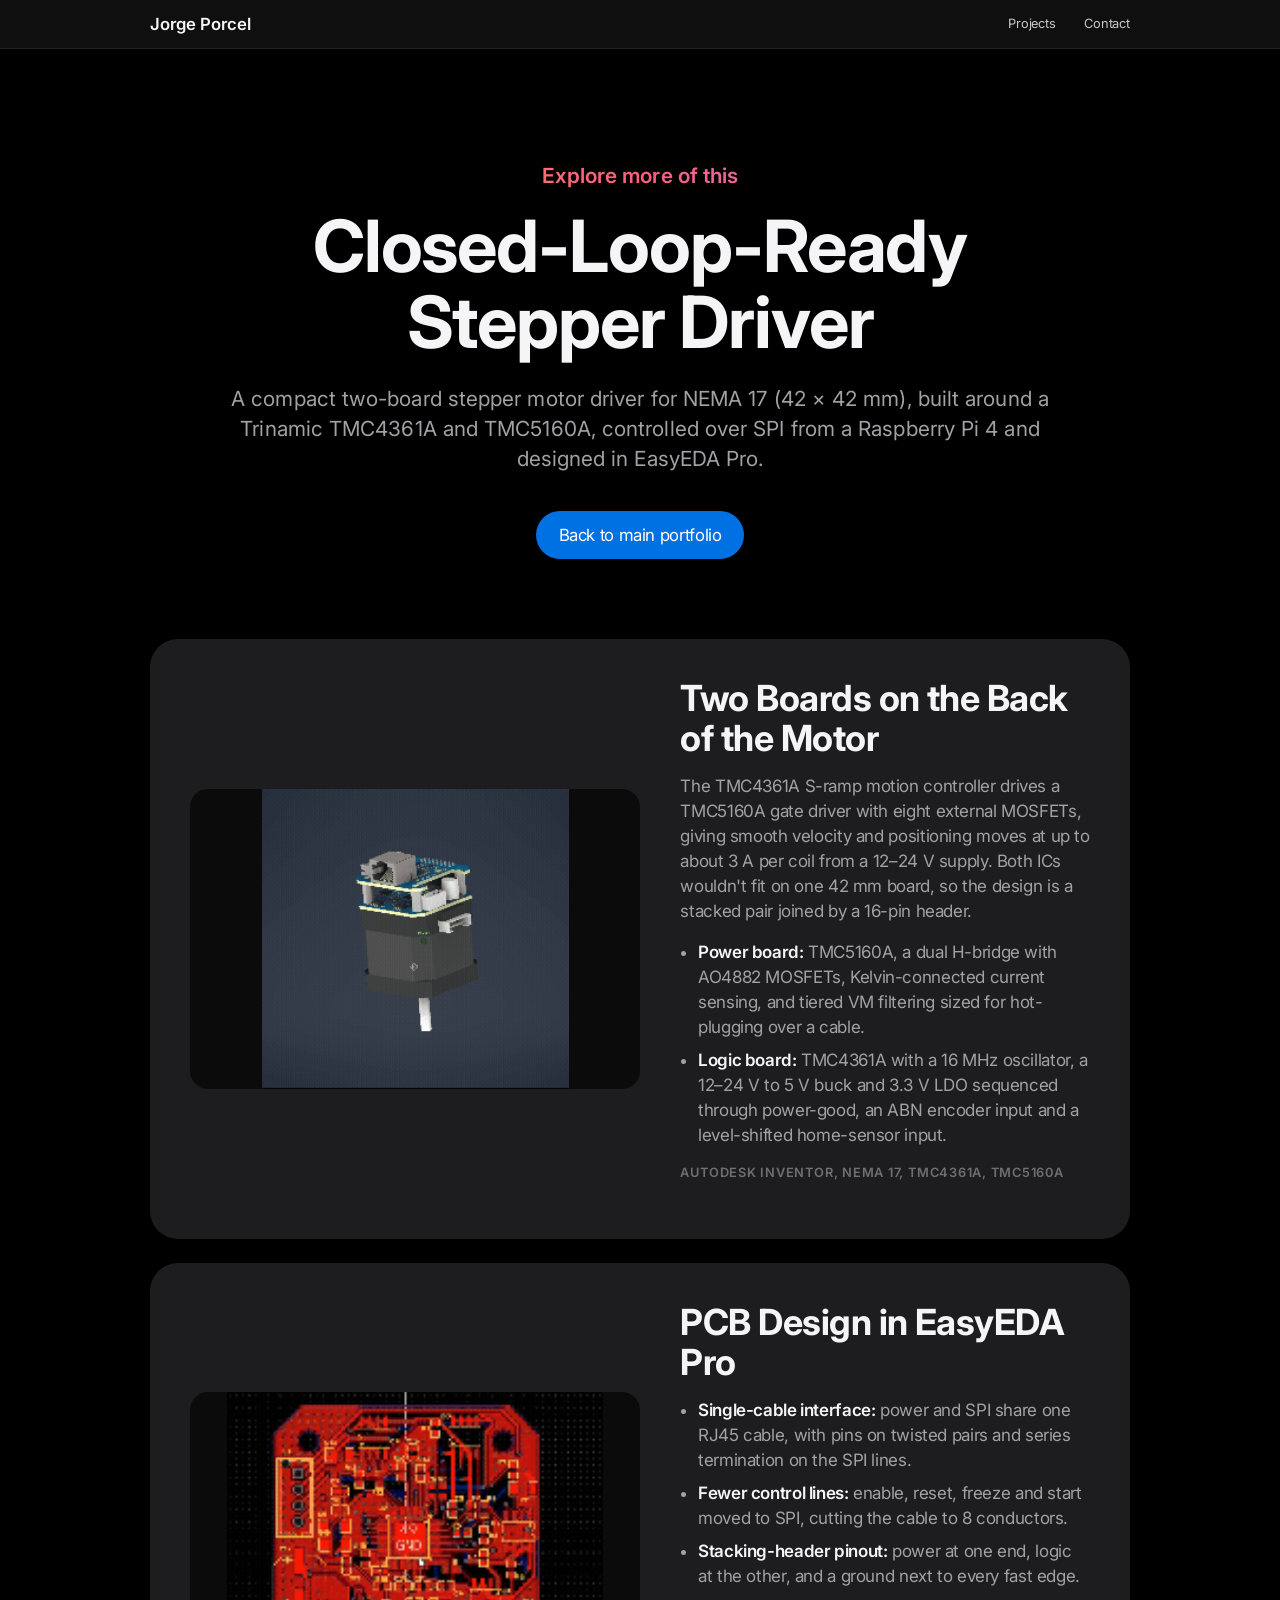
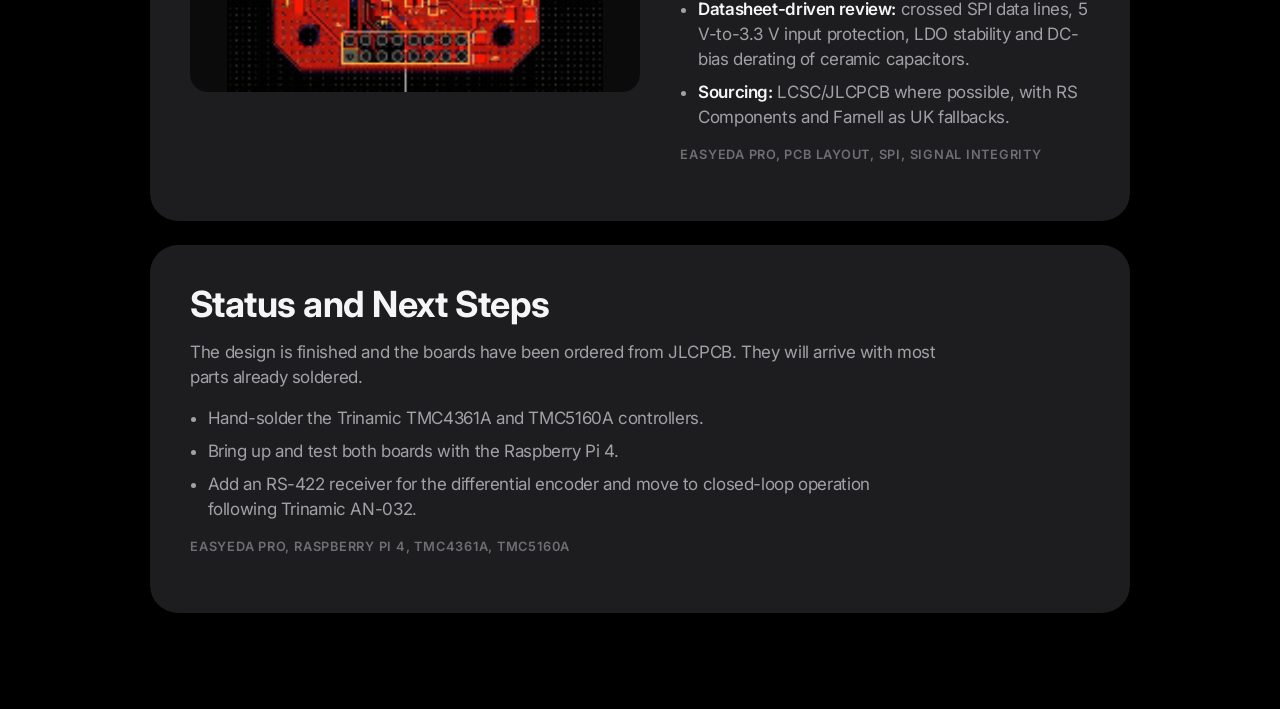
<file: explore-stepper-driver.html>
<!DOCTYPE html>
<html lang="en">
  <head>
    <meta charset="UTF-8" />
    <meta name="viewport" content="width=device-width, initial-scale=1.0" />
    <meta
      name="description"
      content="Closed-loop-ready stepper motor driver for NEMA 17 by Jorge Porcel."
    />
    <title>Explore More | Stepper Motor Driver</title>
    <link rel="preconnect" href="https://fonts.googleapis.com" />
    <link rel="preconnect" href="https://fonts.gstatic.com" crossorigin />
    <link
      href="https://fonts.googleapis.com/css2?family=Inter:wght@400;500;600;700&display=swap"
      rel="stylesheet"
    />
    <link rel="stylesheet" href="styles.css" />
  </head>
  <body>
    <nav class="nav" aria-label="Main">
      <div class="wrapper nav-inner">
        <a class="nav-brand" href="index.html">Jorge Porcel</a>
        <div class="nav-links">
          <a href="index.html#projects">Projects</a>
          <a href="mailto:geogeporcel@gmail.com">Contact</a>
        </div>
      </div>
    </nav>

    <header class="hero wrapper reveal">
      <p class="eyebrow">Explore more of this</p>
      <h1>Closed-Loop-Ready Stepper Driver</h1>
      <p class="intro">
        A compact two-board stepper motor driver for NEMA 17 (42 × 42 mm), built around a Trinamic
        TMC4361A and TMC5160A, controlled over SPI from a Raspberry Pi 4 and designed in EasyEDA Pro.
      </p>
      <a class="cta" href="index.html">Back to main portfolio</a>
    </header>

    <main class="wrapper projects" id="projects">
      <article class="project-card project-card--contain reveal">
        <img
          src="assets/StepperDriver_Inventor.gif"
          alt="Inventor model of the stacked driver boards on a NEMA 17 motor"
          loading="lazy"
        />
        <div class="project-content">
          <h2>Two Boards on the Back of the Motor</h2>
          <p>
            The TMC4361A S-ramp motion controller drives a TMC5160A gate driver with eight
            external MOSFETs, giving smooth velocity and positioning moves at up to about 3 A per
            coil from a 12–24 V supply. Both ICs wouldn't fit on one 42 mm board, so the design is
            a stacked pair joined by a 16-pin header.
          </p>
          <ul>
            <li>
              <strong>Power board:</strong> TMC5160A, a dual H-bridge with AO4882 MOSFETs,
              Kelvin-connected current sensing, and tiered VM filtering sized for hot-plugging
              over a cable.
            </li>
            <li>
              <strong>Logic board:</strong> TMC4361A with a 16 MHz oscillator, a 12–24 V to 5 V
              buck and 3.3 V LDO sequenced through power-good, an ABN encoder input and a
              level-shifted home-sensor input.
            </li>
          </ul>
          <p class="stack">Autodesk Inventor, NEMA 17, TMC4361A, TMC5160A</p>
        </div>
      </article>

      <article class="project-card project-card--contain reveal">
        <img
          src="assets/StepperDriver_EasyEDA.gif"
          alt="PCB layout of the stepper driver in EasyEDA Pro"
          loading="lazy"
        />
        <div class="project-content">
          <h2>PCB Design in EasyEDA Pro</h2>
          <ul>
            <li>
              <strong>Single-cable interface:</strong> power and SPI share one RJ45 cable, with
              pins on twisted pairs and series termination on the SPI lines.
            </li>
            <li>
              <strong>Fewer control lines:</strong> enable, reset, freeze and start moved to SPI,
              cutting the cable to 8 conductors.
            </li>
            <li>
              <strong>Stacking-header pinout:</strong> power at one end, logic at the other, and a
              ground next to every fast edge.
            </li>
            <li>
              <strong>Datasheet-driven review:</strong> crossed SPI data lines, 5 V-to-3.3 V input
              protection, LDO stability and DC-bias derating of ceramic capacitors.
            </li>
            <li>
              <strong>Sourcing:</strong> LCSC/JLCPCB where possible, with RS Components and
              Farnell as UK fallbacks.
            </li>
          </ul>
          <p class="stack">EasyEDA Pro, PCB Layout, SPI, Signal Integrity</p>
        </div>
      </article>

      <article class="project-card project-card--text reveal">
        <div class="project-content">
          <h2>Status and Next Steps</h2>
          <p>
            The design is finished and the boards have been ordered from JLCPCB. They will
            arrive with most parts already soldered.
          </p>
          <ul>
            <li>Hand-solder the Trinamic TMC4361A and TMC5160A controllers.</li>
            <li>Bring up and test both boards with the Raspberry Pi 4.</li>
            <li>
              Add an RS-422 receiver for the differential encoder and move to closed-loop
              operation following Trinamic AN-032.
            </li>
          </ul>
          <p class="stack">EasyEDA Pro, Raspberry Pi 4, TMC4361A, TMC5160A</p>
        </div>
      </article>
    </main>

    <script>
      const observer = new IntersectionObserver(
        (entries) => {
          entries.forEach((entry) => {
            if (entry.isIntersecting) {
              entry.target.classList.add("in-view");
              observer.unobserve(entry.target);
            }
          });
        },
        { threshold: 0.2 }
      );

      document.querySelectorAll(".reveal").forEach((el, index) => {
        el.style.transitionDelay = `${Math.min(index * 90, 260)}ms`;
        observer.observe(el);
      });
    </script>
  </body>
</html>
</file>
<file: styles.css>
:root {
  --bg: #000;
  --ink: #f5f5f7;
  --ink-soft: #a1a1a6;
  --ink-faint: #6e6e73;
  --card: #1d1d1f;
  --card-hover: #232325;
  --line: rgba(255, 255, 255, 0.08);
  --accent: #0071e3;
  --accent-hover: #0077ed;
  --link: #2997ff;
  --nav-bg: rgba(22, 22, 23, 0.72);
  --ease: cubic-bezier(0.28, 0.11, 0.32, 1);
  --font: -apple-system, BlinkMacSystemFont, "SF Pro Display", "SF Pro Text", "Inter",
    "Helvetica Neue", "Segoe UI", Arial, sans-serif;
}

* {
  box-sizing: border-box;
}

html {
  scroll-behavior: smooth;
  scroll-padding-top: 64px;
}

html,
body {
  margin: 0;
  padding: 0;
}

body {
  font-family: var(--font);
  background: var(--bg);
  color: var(--ink);
  font-size: 17px;
  line-height: 1.47;
  letter-spacing: -0.022em;
  -webkit-font-smoothing: antialiased;
  -moz-osx-font-smoothing: grayscale;
  overflow-x: hidden;
}

.wrapper {
  width: min(980px, calc(100% - 44px));
  margin: 0 auto;
}

/* Frosted navigation bar */
.nav {
  position: sticky;
  top: 0;
  z-index: 100;
  background: var(--nav-bg);
  backdrop-filter: saturate(180%) blur(20px);
  -webkit-backdrop-filter: saturate(180%) blur(20px);
  border-bottom: 1px solid var(--line);
}

.nav-inner {
  display: flex;
  align-items: center;
  justify-content: space-between;
  height: 48px;
}

.nav-brand {
  color: var(--ink);
  text-decoration: none;
  font-weight: 600;
  font-size: 1.05rem;
  letter-spacing: -0.01em;
}

.nav-links {
  display: flex;
  gap: 1.75rem;
}

.nav-links a {
  color: var(--ink);
  opacity: 0.8;
  text-decoration: none;
  font-size: 0.8rem;
  letter-spacing: -0.01em;
  transition: opacity 200ms var(--ease);
}

.nav-links a:hover {
  opacity: 1;
}

/* Hero */
.hero {
  padding: 7rem 0 5rem;
  text-align: center;
}

.eyebrow {
  margin: 0 0 1rem;
  font-size: 1.3rem;
  font-weight: 600;
  letter-spacing: 0.004em;
  background: linear-gradient(90deg, #ff9f43, #ff5e7e 50%, #a879ff);
  -webkit-background-clip: text;
  background-clip: text;
  color: transparent;
}

h1,
h2 {
  margin: 0;
  font-weight: 700;
  letter-spacing: -0.015em;
}

h1 {
  font-size: clamp(2.5rem, 6vw, 4.5rem);
  line-height: 1.06;
  max-width: 18ch;
  margin: 0 auto;
}

.intro {
  max-width: 40em;
  margin: 1.5rem auto 2.25rem;
  color: var(--ink-soft);
  font-size: clamp(1.1rem, 1.8vw, 1.3rem);
  line-height: 1.45;
  letter-spacing: 0.004em;
}

.cta {
  display: inline-block;
  background: var(--accent);
  color: #fff;
  text-decoration: none;
  font-size: 1.05rem;
  font-weight: 400;
  padding: 0.75rem 1.4rem;
  border-radius: 980px;
  transition: background-color 200ms var(--ease), transform 200ms var(--ease);
}

.cta:hover {
  background: var(--accent-hover);
}

.cta:active {
  transform: scale(0.97);
}

/* Project cards */
.projects {
  display: grid;
  gap: 1.5rem;
  padding: 0 0 6rem;
}

.project-card {
  display: grid;
  grid-template-columns: 1.1fr 1fr;
  align-items: center;
  gap: 2.5rem;
  background: var(--card);
  border-radius: 28px;
  padding: 2.5rem;
  overflow: hidden;
  transition: background-color 400ms var(--ease), transform 400ms var(--ease);
}

.project-card:hover {
  background: var(--card-hover);
}

.project-card img {
  width: 100%;
  height: 300px;
  object-fit: cover;
  border-radius: 18px;
  background: #0b0b0c;
  transition: transform 600ms var(--ease);
}

.project-card:hover img {
  transform: scale(1.02);
}

.project-card--portrait {
  grid-template-columns: 0.75fr 1.25fr;
}

.project-card--portrait img {
  width: min(100%, 260px);
  height: 440px;
  justify-self: center;
  object-fit: contain;
}

.project-card--contain img {
  object-fit: contain;
}

.project-content h2 {
  font-size: clamp(1.6rem, 3vw, 2.25rem);
  line-height: 1.1;
  margin-bottom: 1rem;
}

.project-content p {
  margin: 0 0 1rem;
  color: var(--ink-soft);
}

.project-content ul {
  margin: 0 0 1rem;
  padding-left: 1.1rem;
  color: var(--ink-soft);
}

.project-content li {
  margin-bottom: 0.5rem;
}

.project-content strong {
  color: var(--ink);
  font-weight: 600;
}

.project-card--text {
  grid-template-columns: 1fr;
}

.project-card--text .project-content {
  max-width: 44em;
}

.stack {
  color: var(--ink-faint) !important;
  font-size: 0.8rem;
  font-weight: 600;
  text-transform: uppercase;
  letter-spacing: 0.06em !important;
}

.project-content a,
.footer a {
  color: var(--link);
  text-decoration: none;
}

.project-content a::after {
  content: " \203A";
  display: inline-block;
  margin-left: 0.15em;
  transition: transform 200ms var(--ease);
}

.project-content a:hover,
.footer a:hover {
  text-decoration: underline;
}

.project-content a:hover::after {
  transform: translateX(3px);
}

/* Footer */
.footer {
  border-top: 1px solid var(--line);
  padding: 1.5rem 0 3rem;
  color: var(--ink-faint);
  font-size: 0.8rem;
  text-align: center;
}

/* Scroll reveal */
.reveal {
  opacity: 0;
  transform: translateY(40px);
  transition: opacity 900ms var(--ease), transform 900ms var(--ease);
}

.reveal.in-view {
  opacity: 1;
  transform: translateY(0);
}

@media (prefers-reduced-motion: reduce) {
  .reveal {
    opacity: 1;
    transform: none;
    transition: none;
  }

  html {
    scroll-behavior: auto;
  }
}

@media (max-width: 860px) {
  .project-card,
  .project-card--portrait {
    grid-template-columns: 1fr;
    gap: 1.75rem;
    padding: 1.75rem;
  }

  .project-card img {
    height: 260px;
  }

  .project-card--portrait img {
    width: min(100%, 280px);
    height: 400px;
  }

  .project-content {
    text-align: center;
  }

  .project-content ul {
    text-align: left;
  }
}

@media (max-width: 520px) {
  .hero {
    padding: 4.5rem 0 3.5rem;
  }

  .nav-links {
    gap: 1.25rem;
  }

  .project-card,
  .project-card--portrait {
    padding: 1.25rem 1.25rem 1.5rem;
    border-radius: 22px;
  }

  .project-card img {
    height: 210px;
  }

  .project-card--portrait img {
    width: min(100%, 240px);
    height: 340px;
  }
}
</file>
